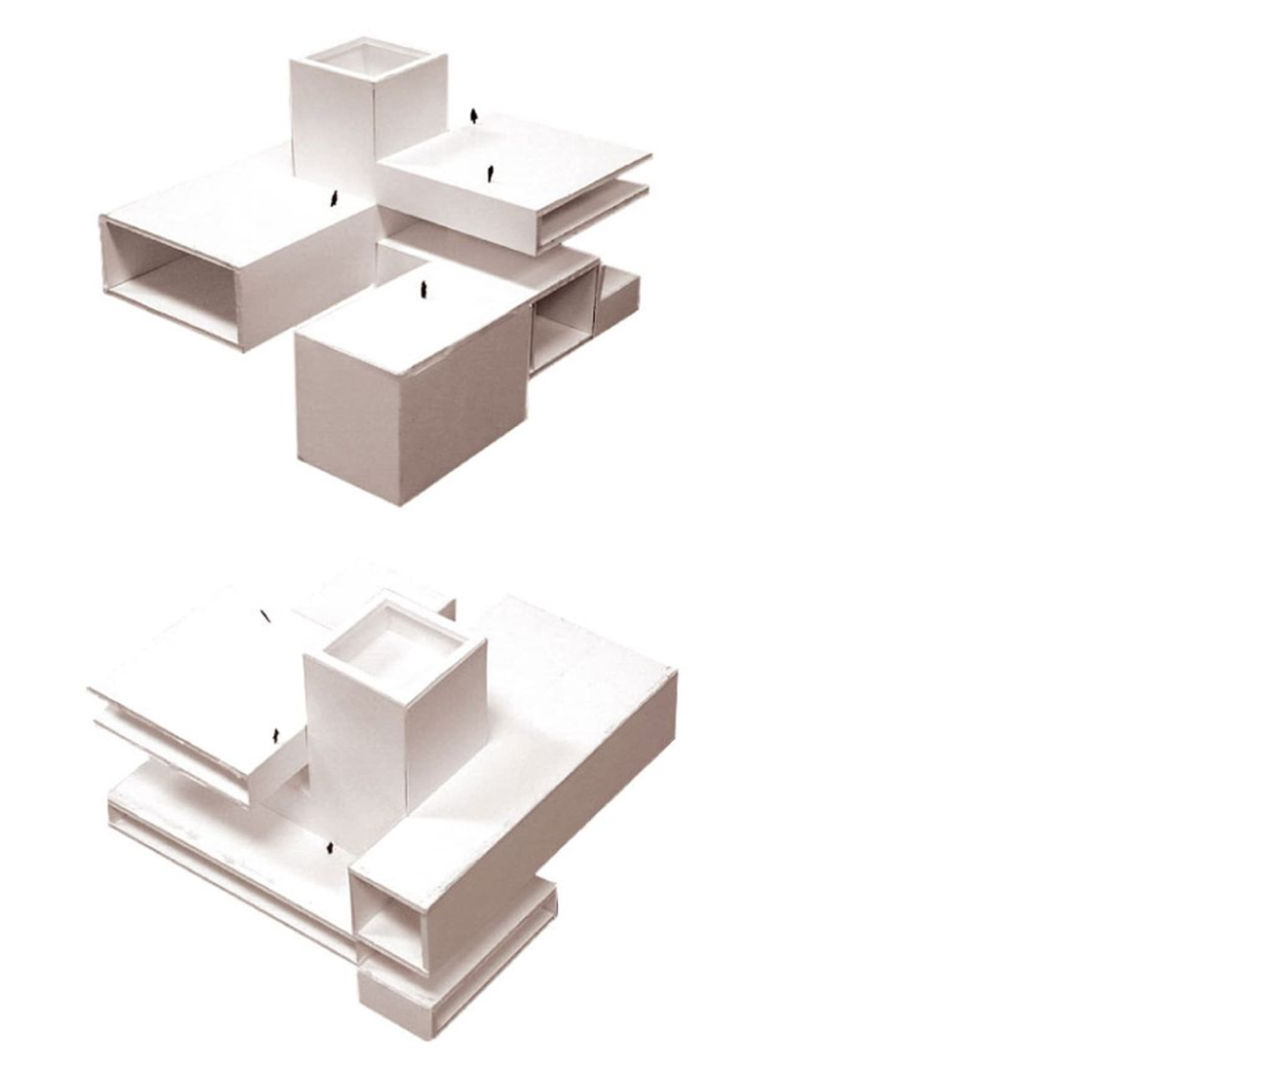
<file: Acebo X Alonso Arquitectos, Juan Rodriguez, Marcela Grassi · Centro De Las Artes De A Coruña.html>
<!DOCTYPE html><html><head><meta charset="utf-8"><title>Acebo X Alonso Arquitectos, Juan Rodriguez, Marcela Grassi · Centro De Las Artes De A Coruña.jpg</title></head><body><img src="[data-uri]" alt="Acebo X Alonso Arquitectos, Juan Rodriguez, Marcela Grassi · Centro De Las Artes De A Coruña.jpg"/></body></html>
</file>
